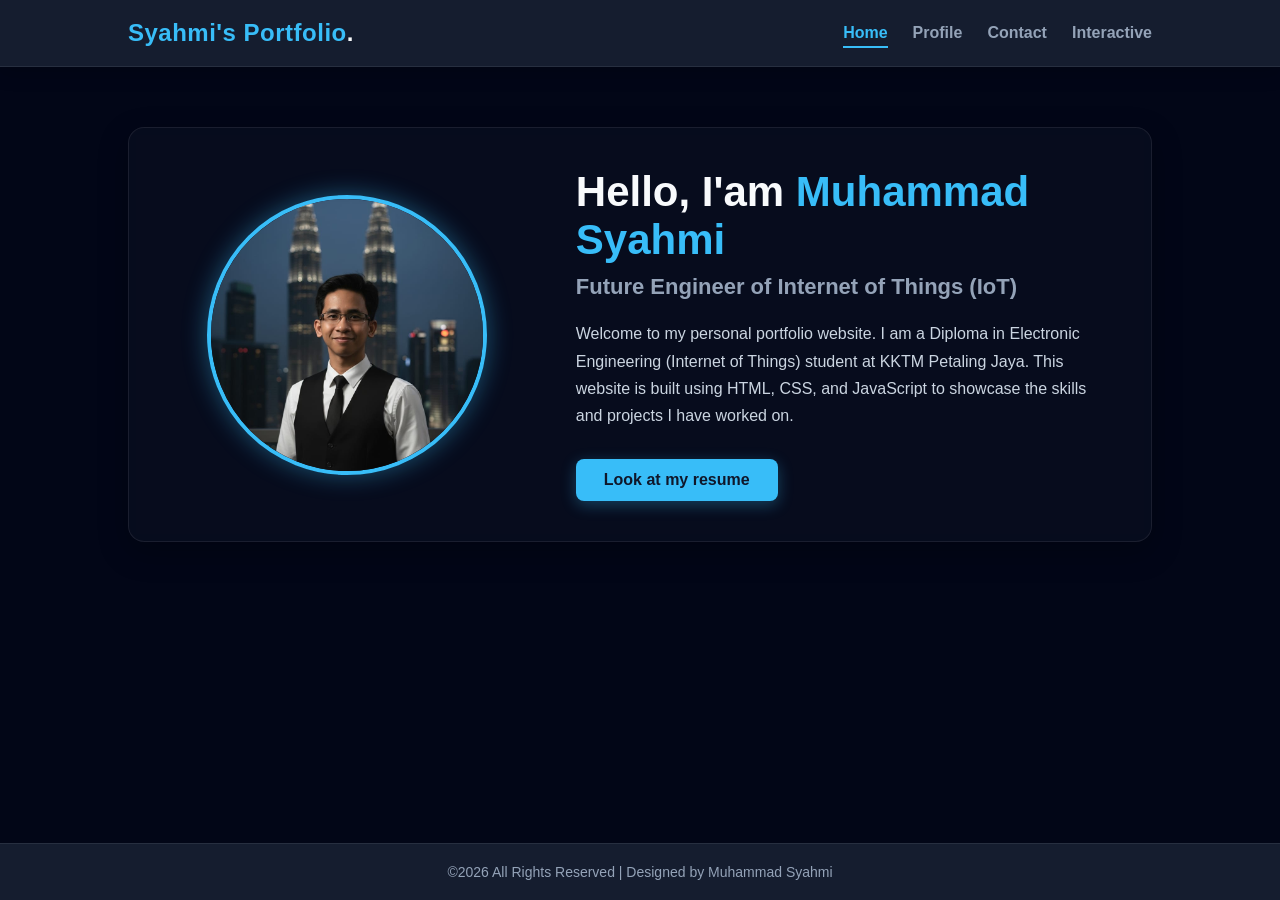
<file: index.html>
<!doctype html>
<html lang="ms">
  <head>
    <meta charset="UTF-8" />
    <meta name="viewport" content="width=device-width, initial-scale=1.0" />
    <title>Syahmi's Portfolio | Utama</title>
    <!-- Menyambungkan fail CSS Luaran (Memenuhi kriteria Rubric 1.5) -->
    <link rel="stylesheet" href="style.css" />
  </head>
  <body>
    <!-- Header & Navigasi Semantik (Memenuhi kriteria Rubric 1.4) -->
    <header class="global-header">
        <div class="logo-container">Syahmi's Portfolio<span class="accent-dot">.</span></div>
        
        <nav class="nav-menu" id="navMenu">
            <ul>
                <li><a href="index.html" class="active">Home</a></li>
                <li><a href="profile.html">Profile</a></li>
                <li><a href="contact.html">Contact</a></li>
                <li><a href="game.html">Interactive</a></li>
            </ul>
        </nav>

        <button class="hamburger-menu" id="hamburgerBtn" aria-label="Toggle navigation">
            <span class="bar"></span>
            <span class="bar"></span>
            <span class="bar"></span>
        </button>
    </header>

    <!-- Kandungan Utama Home Page -->
    <main class="home-container">
      <section class="hero-section">
        <div class="profile-frame">
          <!-- Sila letakkan gambar anda dalam folder assets dan namakan profile.jpg -->
          <img
            src="assets/profil.jpg"
            alt="Gambar Profil Saya"
            class="profile-img"
          />
        </div>

        <div class="intro-text">
          <h1>Hello, I'am <span class="highlight">Muhammad Syahmi</span></h1>
          <h3>
            Future
            <span class="career">Engineer of Internet of Things (IoT)</span>
          </h3>
          <p>
            Welcome to my personal portfolio website. I am a Diploma in
            Electronic Engineering (Internet of Things) student at KKTM Petaling
            Jaya. This website is built using HTML, CSS, and JavaScript to
            showcase the skills and projects I have worked on.
          </p>
          <a href="profile.html" class="btn">Look at my resume</a>
        </div>
      </section>
    </main>

    <!-- Footer Semantik -->
    <!-- ... KANDUNGAN UTAMA UTK FOOTER KAU ... -->
    <footer>
      <p>&copy;2026 All Rights Reserved | Designed by Muhammad Syahmi</p>
    </footer>

    <!-- 👑 KUNCI UTAMA YANG TERTINGGAL: Panggil fail JS kau dekat sini -->
    <script src="script.js"></script>
  </body>
</html>
</file>
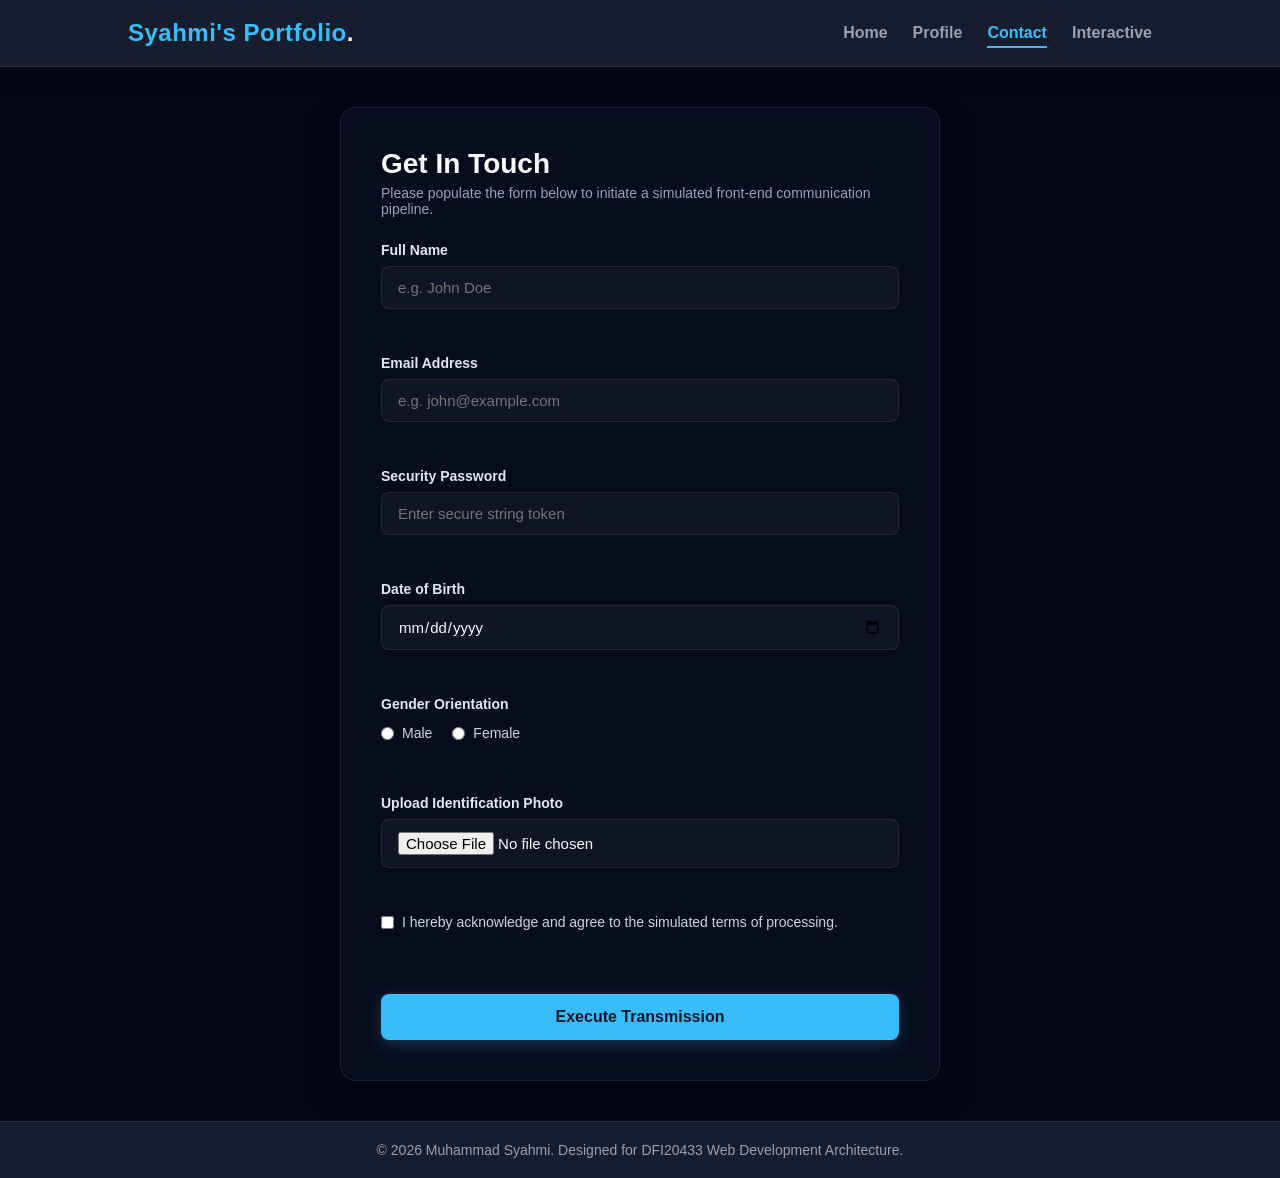
<file: contact.html>
<!DOCTYPE html>
<html lang="en">
<head>
    <meta charset="UTF-8">
    <meta name="viewport" content="width=device-width, initial-scale=1.0">
    <title>Contact | Muhammad Syahmi Portfolio</title>
    <link rel="stylesheet" href="style.css">
</head>
<body>

    <!-- Global Header & Navigation -->
   <header class="global-header">
    <div class="logo-container">Syahmi's Portfolio<span class="accent-dot">.</span></div>
    <button class="hamburger-menu" id="hamburgerBtn" aria-label="Toggle navigation">
        <span class="bar"></span><span class="bar"></span><span class="bar"></span>
    </button>
    <nav class="nav-menu" id="navMenu">
        <ul>
            <li><a href="index.html">Home</a></li>
            <li><a href="profile.html">Profile</a></li>
            <li><a href="contact.html" class="active">Contact</a></li>
            <li><a href="game.html">Interactive</a></li>
        </ul>
    </nav>
</header>
    <!-- Main Content Section -->
    <main class="main-layout">
        <section class="form-container-card">
            <div class="form-header">
                <h2>Get In Touch</h2>
                <p>Please populate the form below to initiate a simulated front-end communication pipeline.</p>
            </div>

            <!-- Interactivity hooked via JavaScript onsubmit event -->
            <form id="contactForm" novalidate>
                
                <!-- 1. Text Input (Full Name) -->
                <div class="input-group">
                    <label for="fullName">Full Name</label>
                    <input type="text" id="fullName" placeholder="e.g. John Doe">
                    <span class="error-msg" id="nameError"></span>
                </div>

                <!-- 2. Email Input -->
                <div class="input-group">
                    <label for="email">Email Address</label>
                    <input type="email" id="email" placeholder="e.g. john@example.com">
                    <span class="error-msg" id="emailError"></span>
                </div>

                <!-- 3. Password Input -->
                <div class="input-group">
                    <label for="password">Security Password</label>
                    <input type="password" id="password" placeholder="Enter secure string token">
                    <span class="error-msg" id="passwordError"></span>
                </div>

                <!-- 4. Date Input -->
                <div class="input-group">
                    <label for="dob">Date of Birth</label>
                    <input type="date" id="dob">
                    <span class="error-msg" id="dobError"></span>
                </div>

                <!-- 5. Radio Buttons (Gender) -->
                <div class="input-group">
                    <label>Gender Orientation</label>
                    <div class="radio-flex-group">
                        <label class="radio-label">
                            <input type="radio" name="gender" value="Male"> Male
                        </label>
                        <label class="radio-label">
                            <input type="radio" name="gender" value="Female"> Female
                        </label>
                    </div>
                    <span class="error-msg" id="genderError"></span>
                </div>

                <!-- 6. File Upload Input -->
                <div class="input-group">
                    <label for="profileImage">Upload Identification Photo</label>
                    <input type="file" id="profileImage" accept="image/*">
                    <span class="error-msg" id="fileError"></span>
                </div>

                <!-- 7. Checkbox Input (Terms Compliance) -->
                <div class="input-group checkbox-group">
                    <label class="checkbox-label">
                        <input type="checkbox" id="terms">
                        I hereby acknowledge and agree to the simulated terms of processing.
                    </label>
                    <span class="error-msg" id="termsError"></span>
                </div>

                <!-- Action Submit Button Control -->
                <button type="submit" class="submit-btn">Execute Transmission</button>
            </form>
        </section>
    </main>

    <!-- Global Footer Element -->
    <footer class="global-footer">
        <p>&copy; 2026 Muhammad Syahmi. Designed for DFI20433 Web Development Architecture.</p>
    </footer>

    <!-- Custom Mock-Submission Popup Modal Layout -->
    <div id="successModal" class="modal-overlay">
        <div class="modal-box">
            <div class="modal-icon">&#10003;</div>
            <h2>Submission Successful!</h2>
            <p>Thank you. Your structured message payload has been successfully validated and intercepted via front-end simulation loops.</p>
            <button type="button" onclick="closeModal()" class="close-modal-btn">Dismiss Anchor</button>
        </div>
    </div>

    <!-- Script Injection -->
    <script src="script.js"></script>
</body>
</html>
</file>
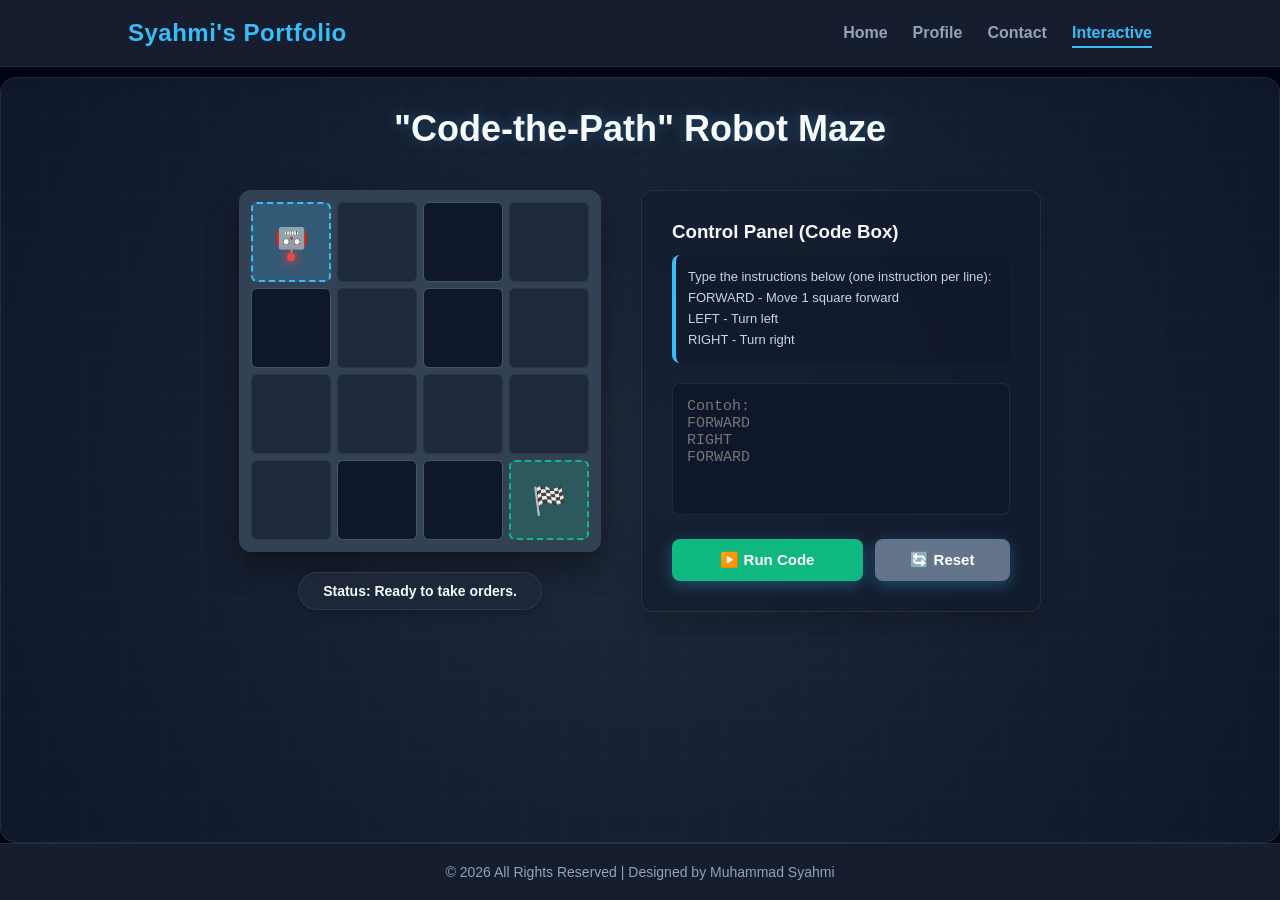
<file: game.html>
<!DOCTYPE html>
<html lang="ms">
<head>
    <meta charset="UTF-8">
    <meta name="viewport" content="width=device-width, initial-scale=1.0">
    <title>Syahmi's Portfolio | Maze Runner Game</title>
    <link rel="stylesheet" href="style.css">
</head>
<body class="game-body"></body>

    <header class="global-header">
        <div class="logo-container">Syahmi's Portfolio<span class="accent-dot"></span></div>
        
        <button class="hamburger-menu" id="hamburgerBtn" aria-label="Toggle navigation">
            <span class="bar"></span>
            <span class="bar"></span>
            <span class="bar"></span>
        </button>

        <nav class="nav-menu" id="navMenu">
            <ul>
                <li><a href="index.html">Home</a></li>
                <li><a href="profile.html">Profile</a></li>
                <li><a href="contact.html">Contact</a></li>
                <li><a href="game.html" class="active">Interactive</a></li>
            </ul>
        </nav>
    </header>

    <main class="game-container">
        <h1 class="page-title">"Code-the-Path" Robot Maze</h1>
        <p class="subtitle"Help the IoT robot find its way out by writing logic instructions!</p>

        <div class="game-layout">
            <div class="maze-wrapper">
                <div id="maze" class="maze-grid">
                    </div>
                <div class="game-status" id="gameStatus">Status: Ready to take orders.</div>
            </div>

            <div class="control-panel">
                <h3>Control Panel (Code Box)</h3>
                <p class="instruction-tips">
                    Type the instructions below (one instruction per line):<br>
                    <code>FORWARD</code> - Move 1 square forward<br>
                    <code>LEFT</code> - Turn left<br>
                    <code>RIGHT</code> - Turn right
                </p>
                
                <textarea id="commandInput" placeholder="Contoh:&#10;FORWARD&#10;RIGHT&#10;FORWARD" rows="6"></textarea>
                
                <div class="button-group">
                    <button id="runBtn" class="btn run-btn">▶️ Run Code</button>
                    <button id="resetBtn" class="btn reset-btn">🔄 Reset</button>
                </div>
            </div>
        </div>
    </main>

    <footer>
        <p>&copy; 2026 All Rights Reserved | Designed by Muhammad Syahmi</p>
    </footer>

    <script src="script.js"></script>
</body>
</html>
</file>
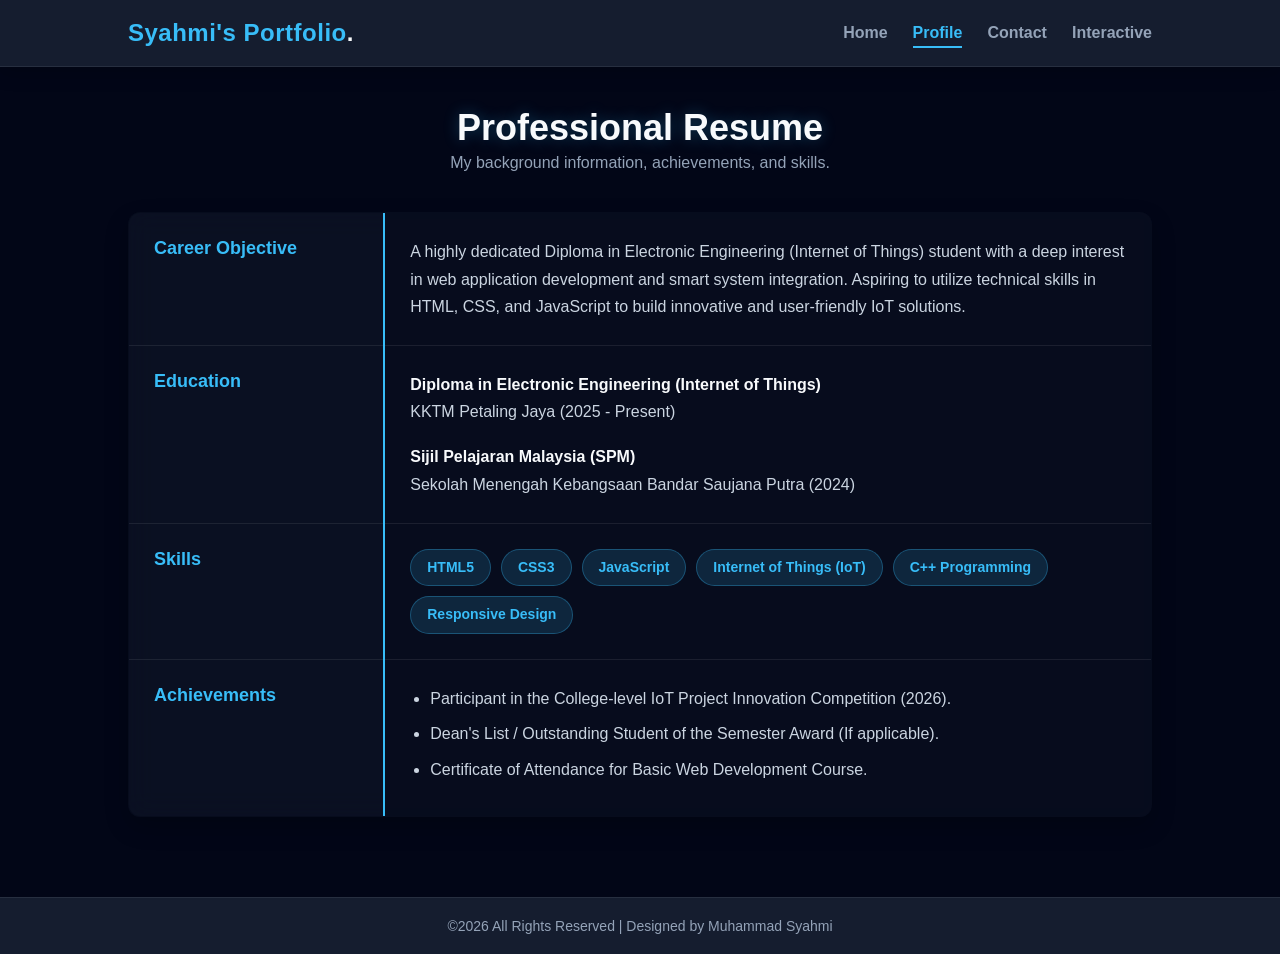
<file: profile.html>
<!DOCTYPE html>
<html lang="en">
<head>
    <meta charset="UTF-8">
    <meta name="viewport" content="width=device-width, initial-scale=1.0">
    <title>Syahmi's Portfolio | Profile & Resume</title>
    <link rel="stylesheet" href="style.css">
</head>
<body>

   <header class="global-header">
    <div class="logo-container">Syahmi's Portfolio<span class="accent-dot">.</span></div>
    <button class="hamburger-menu" id="hamburgerBtn" aria-label="Toggle navigation">
        <span class="bar"></span><span class="bar"></span><span class="bar"></span>
    </button>
    <nav class="nav-menu" id="navMenu">
        <ul>
            <li><a href="index.html">Home</a></li>
            <li><a href="profile.html" class="active">Profile</a></li>
            <li><a href="contact.html">Contact</a></li>
            <li><a href="game.html">Interactive</a></li>
        </ul>
    </nav>
</header>

    <main class="profile-container">
        <h1 class="page-title">Professional Resume</h1>
        <p class="subtitle">My background information, achievements, and skills.</p>

        <table class="resume-table">
            
            <tr>
                <th class="table-section-title">Career Objective</th>
                <td>
                    <p>A highly dedicated Diploma in Electronic Engineering (Internet of Things) student with a deep interest in web application development and smart system integration. Aspiring to utilize technical skills in HTML, CSS, and JavaScript to build innovative and user-friendly IoT solutions.</p>
                </td>
            </tr>

            <tr>
                <th class="table-section-title">Education</th>
                <td>
                    <div class="resume-item">
                        <strong>Diploma in Electronic Engineering (Internet of Things)</strong>
                        <p>KKTM Petaling Jaya (2025 - Present)</p>
                    </div>
                    <div class="resume-item">
                        <strong>Sijil Pelajaran Malaysia (SPM)</strong>
                        <p>Sekolah Menengah Kebangsaan Bandar Saujana Putra (2024)</p>
                    </div>
                </td>
            </tr>

            <tr>
                <th class="table-section-title">Skills</th>
                <td>
                    <div class="skills-grid">
                        <span class="skill-badge">HTML5</span>
                        <span class="skill-badge">CSS3</span>
                        <span class="skill-badge">JavaScript</span>
                        <span class="skill-badge">Internet of Things (IoT)</span>
                        <span class="skill-badge">C++ Programming</span>
                        <span class="skill-badge">Responsive Design</span>
                    </div>
                </td>
            </tr>

            <tr>
                <th class="table-section-title">Achievements</th>
                <td>
                    <ul>
                        <li>Participant in the College-level IoT Project Innovation Competition (2026).</li>
                        <li>Dean's List / Outstanding Student of the Semester Award (If applicable).</li>
                        <li>Certificate of Attendance for Basic Web Development Course.</li>
                    </ul>
                </td>
            </tr>

        </table>
    </main>

    <!-- ... KANDUNGAN UTAMA UTK FOOTER KAU ... -->
    <footer>
      <p>&copy;2026 All Rights Reserved | Designed by Muhammad Syahmi</p>
    </footer>

    <!-- 👑 KUNCI UTAMA YANG TERTINGGAL: Panggil fail JS kau dekat sini -->
    <script src="script.js"></script>
  </body>
</html>
</file>
<file: style.css>
/* =========================================================================
   1. PENETAPAN ASAS & VARIABLES (Transparent Tech Glow Theme)
   ========================================================================= */
:root {
    /* Menggunakan warna biru gelap sebagai penyelamat jika gambar gagal dimuatkan */
    --bg-main: #020617;          
    /* Kad dijadikan lutsinar premium (Glassmorphism) supaya GAMBAR belakang tembus */
    --bg-card: rgba(15, 23, 42, 0.4); 
    --primary-cyan: #38bdf8;     /* Electric Cyan */
    --primary-hover: #0284c7;    
    --text-main: #f8fafc;        
    --text-muted: #94a3b8;       
    --border-color: rgba(255, 255, 255, 0.08); /* Sempadan putih halus lutsinar */
    --error-red: #ef4444;        
    --success-green: #10b981;    
}

* {
    margin: 0;
    padding: 0;
    box-sizing: border-box;
    font-family: 'Segoe UI', Tahoma, Geneva, Verdana, sans-serif;
}

/* Lapisan body utama */
body {
    background-color: var(--bg-main);
    color: var(--text-main);
    display: flex;
    flex-direction: column;
    min-height: 100vh;
    position: relative; /* Penting untuk lapisan belakang melekat */
}

/* Lapisan khas untuk gambar latar belakang + efek kabur (Teks depan kekal tajam) */
body::before {
    content: "";
    position: fixed;
    top: 0;
    left: 0;
    width: 100%;
    height: 100%;
    
    /* Memanggil fail imej latar belakang anda */
    background-image: url('https://th.bing.com/th/id/OIP.tbkE0PzEAufjEANTIgKbqQHaDt?w=346&h=174&c=7&r=0&o=7&dpr=1.1&pid=1.7&rm=3'); 
    background-size: cover;
    background-position: center;
    background-repeat: no-repeat;
    
    /* Mengawal tahap kekaburan dan kegelapan latar belakang */
    filter: blur(8px); 
    brightness: 0.5; 
    
    z-index: -1; /* Tolak gambar ke lapisan paling bawah sekali */
}

/* =========================================================================
   2. HEADER & NAVIGASI (Clean & Consistent Layout)
   ========================================================================= */
header, .global-header {
    background-color: rgba(30, 41, 59, 0.7);
    backdrop-filter: blur(12px);
    border-bottom: 1px solid var(--border-color);
    display: flex;
    justify-content: space-between;
    align-items: center;
    padding: 1.2rem 10%;
    position: sticky;
    top: 0;
    z-index: 1000;
    box-shadow: 0 4px 20px rgba(0, 0, 0, 0.2);
}

header .logo, .logo-container {
    font-size: 24px;
    font-weight: 800;
    color: var(--primary-cyan);
    letter-spacing: 0.5px;
}

.accent-dot {
    color: var(--text-main);
}

nav ul, .nav-menu ul {
    list-style: none;
    display: flex;
}

nav ul li, .nav-menu ul li {
    margin-left: 25px;
}

nav ul li a, .nav-menu ul li a {
    color: var(--text-muted);
    text-decoration: none;
    font-size: 16px;
    font-weight: 600;
    transition: color 0.3s ease;
    padding: 5px 0;
}

nav ul li a:hover, 
nav ul li a.active,
.nav-menu ul li a:hover,
.nav-menu ul li a.active {
    color: var(--primary-cyan);
    border-bottom: 2px solid var(--primary-cyan);
}

/* 🍔 BUTANG HAMBURGER - Disembunyikan secara lalai pada paparan PC / Window */
.hamburger-menu {
    display: none;
    flex-direction: column;
    justify-content: space-between;
    width: 24px;
    height: 18px;
    background: transparent;
    border: none;
    cursor: pointer;
    z-index: 1001;
}

.hamburger-menu .bar {
    width: 100%;
    height: 2px;
    background-color: var(--text-main);
    transition: all 0.3s ease-in-out;
}

/* =========================================================================
   3. KANDUNGAN UTAMA & TITLES
   ========================================================================= */
main, .main-layout {
    flex: 1;
    padding: 40px 10%;
}

.main-layout {
    display: flex;
    flex-direction: column;
    justify-content: center;
    align-items: center;
}

.page-title {
    text-align: center;
    font-size: 36px;
    font-weight: 700;
    color: var(--text-main);
    margin-bottom: 5px;
    text-shadow: 0 0 15px rgba(56, 189, 248, 0.3);
}

.subtitle {
    text-align: center;
    color: var(--text-muted);
    font-size: 16px;
    margin-bottom: 40px;
}

/* =========================================================================
   4. LAYOUT HALAMAN UTAMA (Hero Section)
   ========================================================================= */
.hero-section {
    display: flex;
    align-items: center;
    justify-content: space-between;
    gap: 50px;
    margin-top: 20px;
    background-color: var(--bg-card);
    backdrop-filter: blur(12px);
    border: 1px solid var(--border-color);
    padding: 40px;
    border-radius: 16px;
    box-shadow: 0 10px 30px rgba(0, 0, 0, 0.25);
}

.profile-frame {
    flex: 1;
    display: flex;
    justify-content: center;
}

.profile-img {
    width: 280px;
    height: 280px;
    border-radius: 50%;
    object-fit: cover;
    border: 4px solid var(--primary-cyan);
    box-shadow: 0 0 25px rgba(56, 189, 248, 0.4);
}

.intro-text {
    flex: 1.5;
}

.intro-text h1 {
    font-size: 42px;
    margin-bottom: 10px;
    color: var(--text-main);
}

.intro-text .highlight {
    color: var(--primary-cyan);
}

.intro-text h3 {
    font-size: 22px;
    color: var(--text-muted);
    margin-bottom: 20px;
}

.intro-text p {
    font-size: 16px;
    line-height: 1.7;
    color: #cbd5e1;
    margin-bottom: 30px;
}

.btn {
    display: inline-block;
    padding: 12px 28px;
    background-color: var(--primary-cyan);
    color: #0f172a;
    text-decoration: none;
    border-radius: 8px;
    font-weight: 700;
    transition: background 0.3s ease, transform 0.2s ease;
    box-shadow: 0 4px 15px rgba(56, 189, 248, 0.3);
}

.btn:hover {
    background-color: var(--primary-hover);
    color: var(--text-main);
    transform: translateY(-2px);
}

/* =========================================================================
   5. LAYOUT HALAMAN PROFIL (Professional Resume Table)
   ========================================================================= */
.resume-table {
    width: 100%;
    border-collapse: collapse;
    background-color: var(--bg-card);
    backdrop-filter: blur(12px);
    border: 1px solid var(--border-color);
    border-radius: 12px;
    overflow: hidden;
    box-shadow: 0 10px 25px rgba(0, 0, 0, 0.2);
    margin-bottom: 40px;
}

.resume-table tr {
    border-bottom: 1px solid var(--border-color);
}

.resume-table tr:last-child {
    border-bottom: none;
}

.table-section-title {
    width: 25%;
    background-color: rgba(15, 23, 42, 0.4);
    color: var(--primary-cyan);
    text-align: left;
    vertical-align: top;
    padding: 25px;
    font-size: 18px;
    font-weight: 700;
    border-right: 2px solid var(--primary-cyan);
}

.resume-table td {
    padding: 25px;
    vertical-align: top;
    color: #cbd5e1;
    line-height: 1.7;
}

.resume-item {
    margin-bottom: 18px;
}

.resume-item:last-child {
    margin-bottom: 0;
}

.resume-item strong {
    color: var(--text-main);
    font-size: 16px;
}

.skills-grid {
    display: flex;
    flex-wrap: wrap;
    gap: 10px;
}

.skill-badge {
    background-color: rgba(56, 189, 248, 0.15);
    color: var(--primary-cyan);
    border: 1px solid rgba(56, 189, 248, 0.3);
    padding: 6px 16px;
    border-radius: 20px;
    font-size: 14px;
    font-weight: 600;
}

.resume-table ul {
    padding-left: 20px;
}

.resume-table li {
    margin-bottom: 8px;
}

/* =========================================================================
   6. LAYOUT HALAMAN HUBUNGI (Contact Form Premium Card & Modal Support)
   ========================================================================= */
.contact-container {
    display: flex;
    justify-content: center;
    align-items: center;
    padding: 20px 0;
    width: 100%;
}

.form-card, .form-container-card {
    background-color: var(--bg-card);
    backdrop-filter: blur(12px);
    border: 1px solid var(--border-color);
    padding: 40px;
    border-radius: 16px;
    width: 100%;
    max-width: 600px;
    box-shadow: 0 15px 35px rgba(0, 0, 0, 0.3);
}

.form-card h2, .form-header h2 {
    color: var(--text-main);
    margin-bottom: 5px;
    font-size: 28px;
    font-weight: 700;
}

.form-desc, .form-header p {
    color: var(--text-muted);
    font-size: 14px;
    margin-bottom: 25px;
}

.form-group, .input-group {
    margin-bottom: 22px;
    display: flex;
    flex-direction: column;
    align-items: flex-start;
    width: 100%;
}

.form-group label, .input-group label {
    font-weight: 600;
    margin-bottom: 8px;
    color: #e2e8f0;
    font-size: 14px;
}

.form-group input[type="text"], .input-group input[type="text"],
.form-group input[type="email"], .input-group input[type="email"],
.form-group input[type="password"], .input-group input[type="password"],
.form-group input[type="date"], .input-group input[type="date"],
.form-group input[type="file"], .input-group input[type="file"] {
    width: 100%;
    padding: 12px 16px;
    background-color: rgba(255, 255, 255, 0.04); 
    border: 1px solid var(--border-color);
    border-radius: 8px;
    color: var(--text-main);
    font-size: 15px;
    outline: none;
    transition: border-color 0.3s, box-shadow 0.3s;
}

.form-group input:focus, .input-group input:focus {
    border-color: var(--primary-cyan);
    box-shadow: 0 0 0 3px rgba(56, 189, 248, 0.25);
}

.radio-group, .radio-flex-group {
    display: flex;
    gap: 20px;
    margin-top: 5px;
}

.radio-group label, .radio-flex-group label, .checkbox-group label, .checkbox-label {
    color: #cbd5e1;
    font-weight: 400;
    cursor: pointer;
    display: flex;
    align-items: center;
    gap: 8px;
}

.error-msg {
    color: var(--error-red);
    font-size: 13px;
    margin-top: 6px;
    font-weight: 500;
    min-height: 18px;
}

.submit-btn {
    width: 100%;
    border: none;
    cursor: pointer;
    font-size: 16px;
    margin-top: 10px;
    background-color: var(--primary-cyan);
    color: #0f172a;
    padding: 14px;
    border-radius: 8px;
    font-weight: 700;
    transition: background 0.3s ease, transform 0.1s ease;
    box-shadow: 0 4px 15px rgba(56, 189, 248, 0.25);
}

.submit-btn:hover {
    background-color: var(--primary-hover);
    color: var(--text-main);
}

.submit-btn:active {
    transform: scale(0.98);
}

/* =========================================================================
   6A. REKA BENTUK MOCK SUCCESS MODAL (POPUP ATAS SKRIN)
   ========================================================================= */
.modal-overlay {
    position: fixed;
    top: 0;
    left: 0;
    width: 100%;
    height: 100%;
    background-color: rgba(15, 23, 42, 0.85); 
    backdrop-filter: blur(5px);
    display: flex;
    justify-content: center;
    align-items: center;
    z-index: 9999; 
    opacity: 0;
    pointer-events: none;
    transition: opacity 0.3s ease;
}

.modal-overlay.active {
    opacity: 1;
    pointer-events: auto;
}

.modal-box {
    background-color: #1e293b; 
    border: 1px solid var(--border-color);
    padding: 40px;
    border-radius: 16px;
    max-width: 480px;
    width: 90%;
    text-align: center;
    box-shadow: 0 25px 50px -12px rgba(0, 0, 0, 0.5);
    transform: scale(0.8);
    transition: transform 0.3s ease;
    color: var(--text-main);
}

.modal-overlay.active .modal-box {
    transform: scale(1);
}

.modal-icon {
    width: 60px;
    height: 60px;
    background-color: rgba(16, 185, 129, 0.15);
    color: var(--success-green);
    font-size: 2rem;
    border-radius: 50%;
    display: flex;
    justify-content: center;
    align-items: center;
    margin: 0 auto 20px auto;
    border: 2px solid rgba(16, 185, 129, 0.3);
}

.modal-box h2 {
    color: var(--text-main);
    font-size: 1.6rem;
    margin-bottom: 12px;
    font-weight: 700;
}

.modal-box p {
    color: var(--text-muted);
    font-size: 0.95rem;
    line-height: 1.6;
    margin-bottom: 25px;
}

.close-modal-btn {
    background-color: var(--success-green);
    color: white;
    border: none;
    padding: 12px 28px;
    font-size: 0.95rem;
    font-weight: 700;
    border-radius: 8px;
    cursor: pointer;
    transition: background-color 0.2s ease, transform 0.1s ease;
    box-shadow: 0 4px 12px rgba(16, 185, 129, 0.2);
}

.close-modal-btn:hover {
    background-color: #059669;
}

.close-modal-btn:active {
    transform: scale(0.97);
}

/* =========================================================================
   7. LAYOUT HALAMAN GAME (Code-The-Path Maze Runner)
   ========================================================================= */
.game-container {
    padding: 30px 5%;
    border-radius: 16px;
    background: radial-gradient(circle at center, #1e293b 0%, #0f172a 100%);
    border: 1px solid var(--border-color);
    box-shadow: 0 10px 30px rgba(0, 0, 0, 0.3);
    position: relative;
    overflow: hidden;
    margin-top: 10px;
}

.game-container::before {
    content: '';
    position: absolute;
    top: 0; left: 0;
    width: 200%; height: 200%;
    background-image: 
        linear-gradient(rgba(56, 189, 248, 0.03) 1px, transparent 1px),
        linear-gradient(90deg, rgba(56, 189, 248, 0.03) 1px, transparent 1px);
    background-size: 40px 40px;
    animation: techMove 20s linear infinite;
    z-index: 1;
    pointer-events: none;
}

.game-layout {
    display: flex;
    gap: 40px;
    justify-content: center;
    align-items: flex-start;
    margin-top: 30px;
    position: relative;
    z-index: 2;
}

.maze-wrapper {
    display: flex;
    flex-direction: column;
    align-items: center;
}

.maze-grid {
    display: grid;
    grid-template-columns: repeat(4, 80px);
    grid-template-rows: repeat(4, 80px);
    gap: 6px;
    background-color: #334155;
    padding: 12px;
    border-radius: 12px;
    box-shadow: 0 15px 30px rgba(0, 0, 0, 0.4);
}

.cell {
    background-color: #1e293b;
    border: 1px solid rgba(255, 255, 255, 0.05);
    border-radius: 6px;
    display: flex;
    justify-content: center;
    align-items: center;
    font-size: 28px;
    transition: background-color 0.3s;
}

.cell.wall { background-color: #0f172a; border: 1px solid #475569; }
.cell.start { background-color: rgba(56, 189, 248, 0.2); border: 2px dashed var(--primary-cyan); }
.cell.end { background-color: rgba(16, 185, 129, 0.2); border: 2px dashed var(--success-green); }

/* 🛠️ DIKEMASKINI: Ditambah transisi animasi dan indikator depan robot (Cara 1) */
.robot {
    position: relative;
    transition: transform 0.4s cubic-bezier(0.25, 0.46, 0.45, 0.94), left 0.4s, top 0.4s;
    display: inline-block;
    transform-origin: center;
    font-size: 28px;
}

/* 🌟 KOD BAHARU CARA 1: Membina Lampu LED Penunjuk Merah Neon di bahagian hadapan kepala robot */
.robot::after {
    content: "";
    position: absolute;
    top: -2px;          /* Terletak betul-betul di bahagian atas 'muka' robot */
    left: 50%;
    transform: translateX(-50%);
    width: 8px;         
    height: 8px;
    background-color: #ef4444; /* Warna Merah Menyala */
    border-radius: 50%;
    box-shadow: 0 0 10px #ef4444, 0 0 20px #ef4444; /* Efek kilauan neon */
    z-index: 10;
}

/* Pusingan visual robot bersama lampu penunjuk mengikut arah kod */
.robot.direction-up    { transform: rotate(0deg); }
.robot.direction-right { transform: rotate(90deg); }
.robot.direction-down  { transform: rotate(180deg); }
.robot.direction-left  { transform: rotate(-90deg); }

.game-status {
    margin-top: 20px;
    font-weight: 600;
    color: var(--text-main);
    background-color: rgba(30, 41, 59, 0.9);
    border: 1px solid var(--border-color);
    padding: 10px 24px;
    border-radius: 20px;
    font-size: 14px;
    box-shadow: 0 4px 10px rgba(0,0,0,0.2);
}

.control-panel {
    background-color: var(--bg-card);
    backdrop-filter: blur(12px);
    border: 1px solid var(--border-color);
    padding: 30px;
    border-radius: 12px;
    width: 100%;
    max-width: 400px;
    box-shadow: 0 10px 25px rgba(0, 0, 0, 0.2);
}

.control-panel h3 {
    color: var(--text-main);
    margin-bottom: 12px;
    font-weight: 700;
}

.instruction-tips {
    font-size: 13px;
    color: #cbd5e1;
    background-color: rgba(15, 23, 42, 0.5);
    padding: 12px;
    border-radius: 8px;
    border-left: 4px solid var(--primary-cyan);
    margin-bottom: 20px;
    line-height: 1.6;
}

.control-panel textarea {
    width: 100%;
    padding: 14px;
    border: 1px solid var(--border-color);
    border-radius: 8px;
    font-family: 'Courier New', Courier, monospace;
    font-size: 15px;
    background-color: #0f172a;
    color: var(--primary-cyan);
    resize: none;
    outline: none;
    margin-bottom: 20px;
}

.control-panel textarea:focus {
    border-color: var(--primary-cyan);
}

.button-group {
    display: flex;
    gap: 12px;
}

.run-btn, .reset-btn {
    padding: 12px;
    border-radius: 8px;
    font-weight: 700;
    font-size: 15px;
    border: none;
    cursor: pointer;
    transition: background 0.2s ease, transform 0.1s ease;
}

.run-btn { background-color: var(--success-green); color: white; flex: 1.5; }
.run-btn:hover { background-color: #059669; }

.reset-btn { background-color: #64748b; color: white; flex: 1; }
.reset-btn:hover { background-color: #475569; }

.run-btn:active, .reset-btn:active { transform: scale(0.97); }

/* =========================================================================
   8. FOOTER (Consistent Theme)
   ========================================================================= */
footer, .global-footer {
    background-color: rgba(30, 41, 59, 0.7);
    backdrop-filter: blur(12px);
    border-top: 1px solid var(--border-color);
    color: var(--text-muted);
    text-align: center;
    padding: 20px;
    font-size: 14px;
    margin-top: auto;
}

/* =========================================================================
   9. RESPONSIVE DESIGN & HAMBURGER SYSTEM (Media Queries)
   ========================================================================= */
/* =========================================================================
   9. RESPONSIVE DESIGN & HAMBURGER SYSTEM (Media Queries)
   ========================================================================= */
@media (max-width: 768px) {
    /* Mengaktifkan butang 3 bar pada mod mobile */
    .hamburger-menu {
        display: flex !important;
        position: relative;
        z-index: 100000 !important;
    }

    /* 👑 DIKEMASKINI: Tukar warna bar asal jadi warna putih/cyan terang supaya nampak atas header gelap */
    .hamburger-menu .bar {
        background-color: var(--text-main) !important;
    }

    /* 👑 DIKEMASKINI: Latar belakang tukar jadi Biru Gelap Lutsinar (Glassmorphism) sepadan dengan tema */
    .nav-menu {
        position: fixed !important;
        top: 0;
        right: -100%; 
        width: 60%;   /* Lebar menu disesuaikan sikit biar ngam */
        height: 100vh; 
        
        /* Menggunakan warna kad biru gelap dengan kesan kabur premium */
        background-color: rgba(15, 23, 42, 0.95) !important; 
        backdrop-filter: blur(16px);
        border-left: 1px solid var(--border-color);
        box-shadow: -10px 0 30px rgba(0, 0, 0, 0.5);
        
        display: flex !important;
        flex-direction: column !important;
        justify-content: flex-start;
        align-items: center; 
        padding-top: 100px !important; 
        
        max-height: none !important; 
        transition: right 0.4s cubic-bezier(0.1, 0.76, 0.55, 0.94) !important; 
        z-index: 99999 !important; 
    }

    /* Apabila dicetus JS, tolak masuk menu dari tepi kanan */
    .nav-menu.mobile-active {
        right: 0 !important; 
    }

    header, .global-header {
        flex-direction: row; 
        justify-content: space-between;
        align-items: center;
        padding: 15px 5%;
        height: 70px; 
        position: sticky;
        top: 0;
        z-index: 1000;
        background-color: rgba(30, 41, 59, 0.7);
    }

    /* Susunan menu menegak */
    .nav-menu ul {
        flex-direction: column !important;
        width: 100%;
        padding: 0 !important; 
        margin: 0 !important;
        list-style: none;
    }

    .nav-menu ul li {
        margin: 20px 0 !important;
        text-align: center;
        width: 100%;
        margin-left: 0 !important; 
    }

    /* 👑 DIKEMASKINI: Warna teks asal ditukar kepada warna kelabu biru pudar */
    .nav-menu ul li a {
        display: block !important;
        font-size: 18px;
        padding: 10px 0 !important;
        width: 100%;
        color: var(--text-muted) !important; 
        font-weight: 600;
        text-decoration: none;
        transition: color 0.3s ease, text-shadow 0.3s ease;
        border-bottom: none !important; 
    }
    
    /* 👑 DIKEMASKINI: Warna pink ditukar kepada Electric Cyan dengan kesan neon glow untuk tab aktif/hover */
    .nav-menu ul li a:hover, 
    .nav-menu ul li a.active {
        border-bottom: none !important;
        color: var(--primary-cyan) !important; 
        text-shadow: 0 0 15px rgba(56, 189, 248, 0.6); /* Efek glow */
    }

    /* 👑 DIKEMASKINI: Transformasi butang 'X' bertukar ke warna Electric Cyan (Bukan lagi pink) */
    .hamburger-menu.toggle-active .bar:nth-child(1) {
        transform: translateY(8px) rotate(45deg);
        background-color: var(--primary-cyan) !important; 
    }
    .hamburger-menu.toggle-active .bar:nth-child(2) {
        opacity: 0 !important;
    }
    .hamburger-menu.toggle-active .bar:nth-child(3) {
        transform: translateY(-8px) rotate(-45deg);
        background-color: var(--primary-cyan) !important;
    }

    /* Susunan komponen lain untuk paparan telefon */
    main, .main-layout {
        padding: 30px 5%;
    }

    .hero-section {
        flex-direction: column;
        text-align: center;
        padding: 30px 20px;
    }

    .intro-text h1 { font-size: 32px; }

    .resume-table, .resume-table tbody, .resume-table tr, .resume-table td {
        display: block;
        width: 100%;
    }

    .table-section-title {
        border-right: none;
        border-bottom: 2px solid var(--primary-cyan);
        padding: 15px 20px;
        background-color: rgba(15, 23, 42, 0.8);
        width: 100%;
    }

    .game-layout {
        flex-direction: column;
        align-items: center;
    }
    
    .control-panel {
        max-width: 100%;
    }
}
/* --- ANIMASI KEYFRAMES --- */
@keyframes techMove {
    0% { transform: translate(0, 0); }
    100% { transform: translate(-40px, -40px); }
}
</file>
